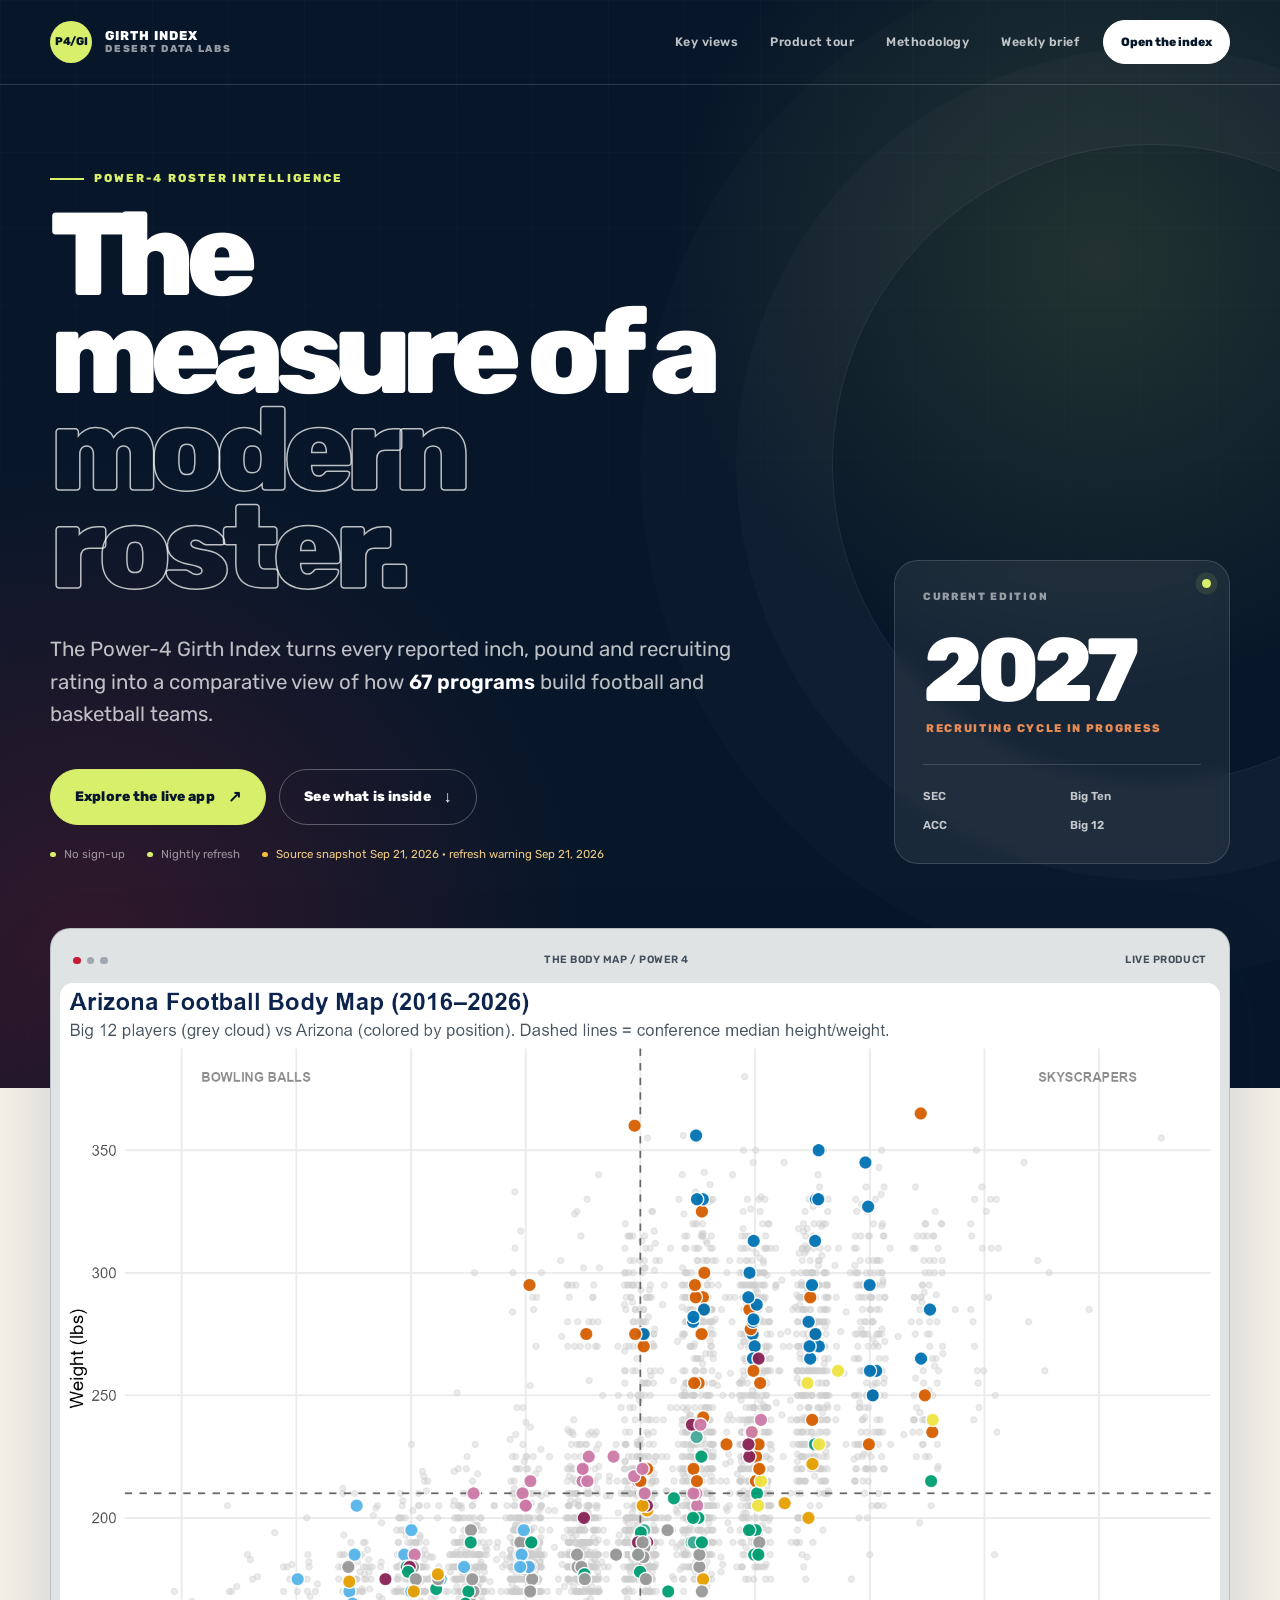
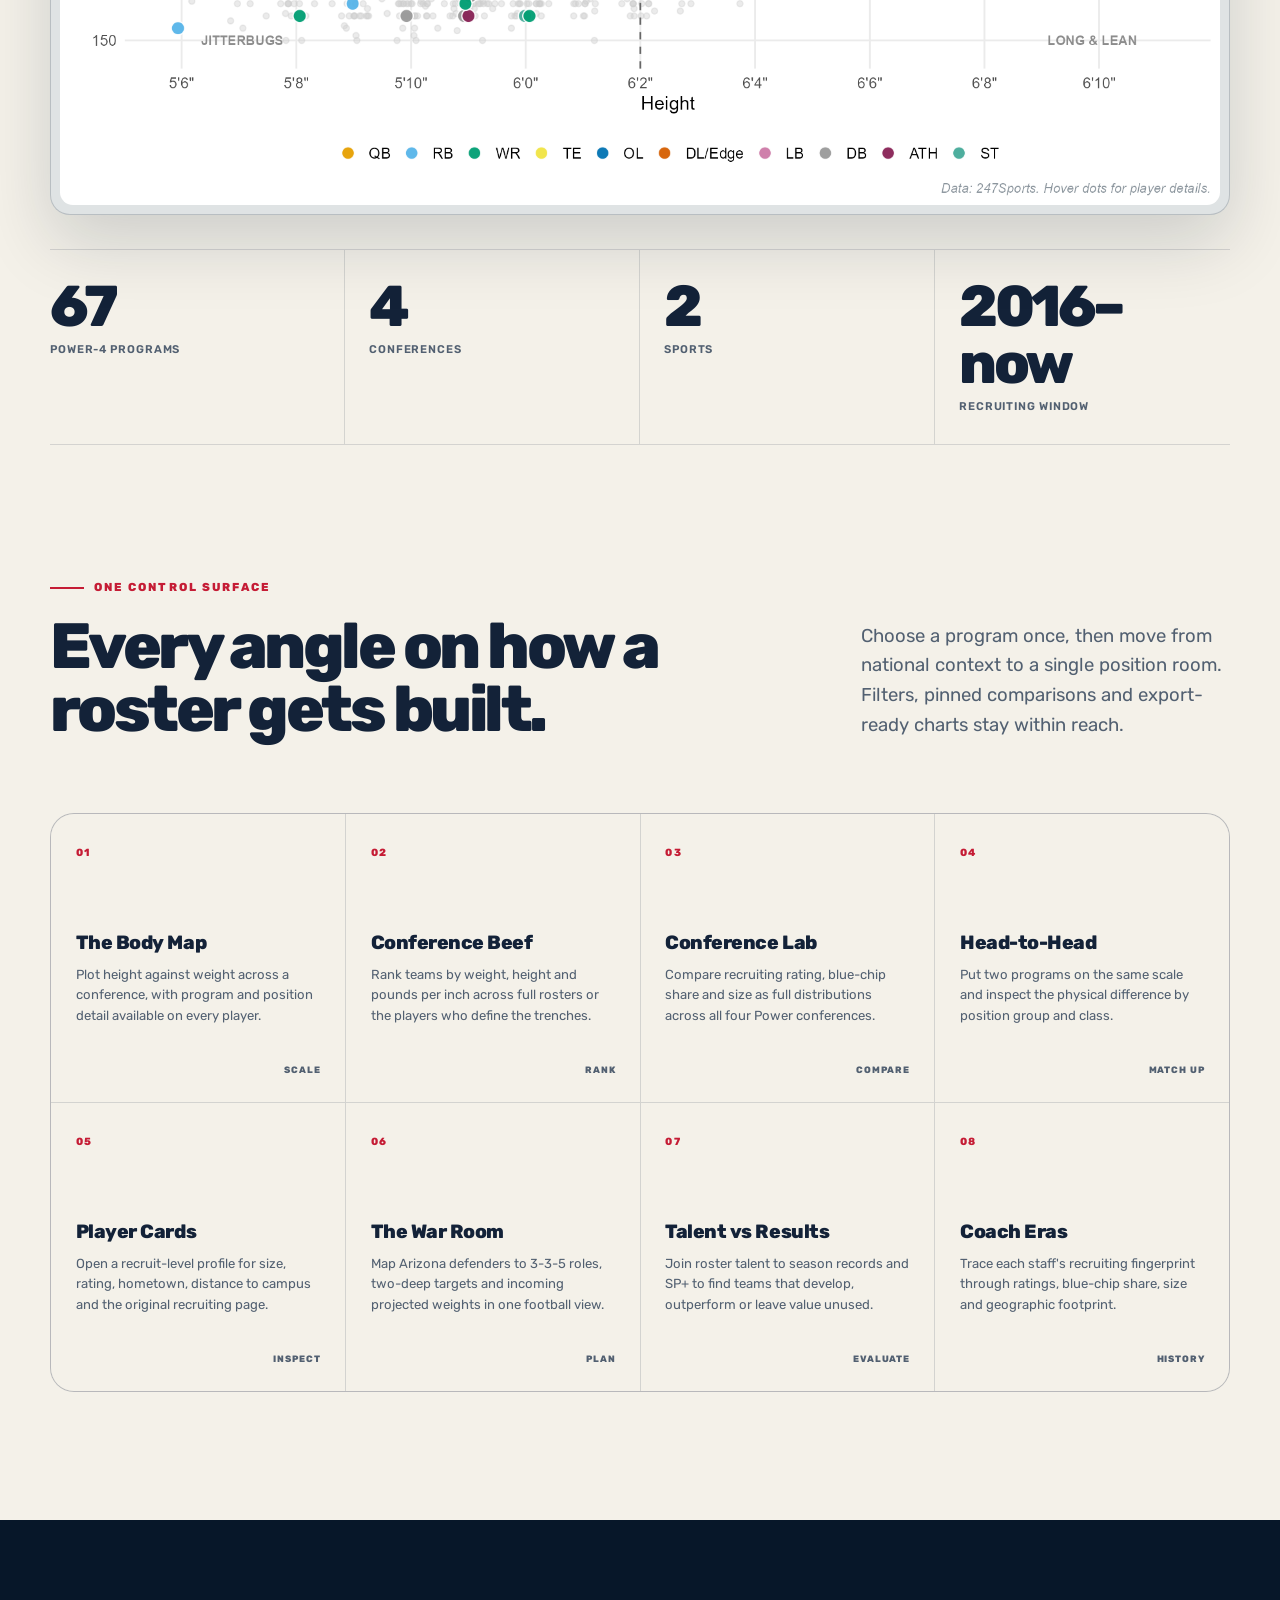
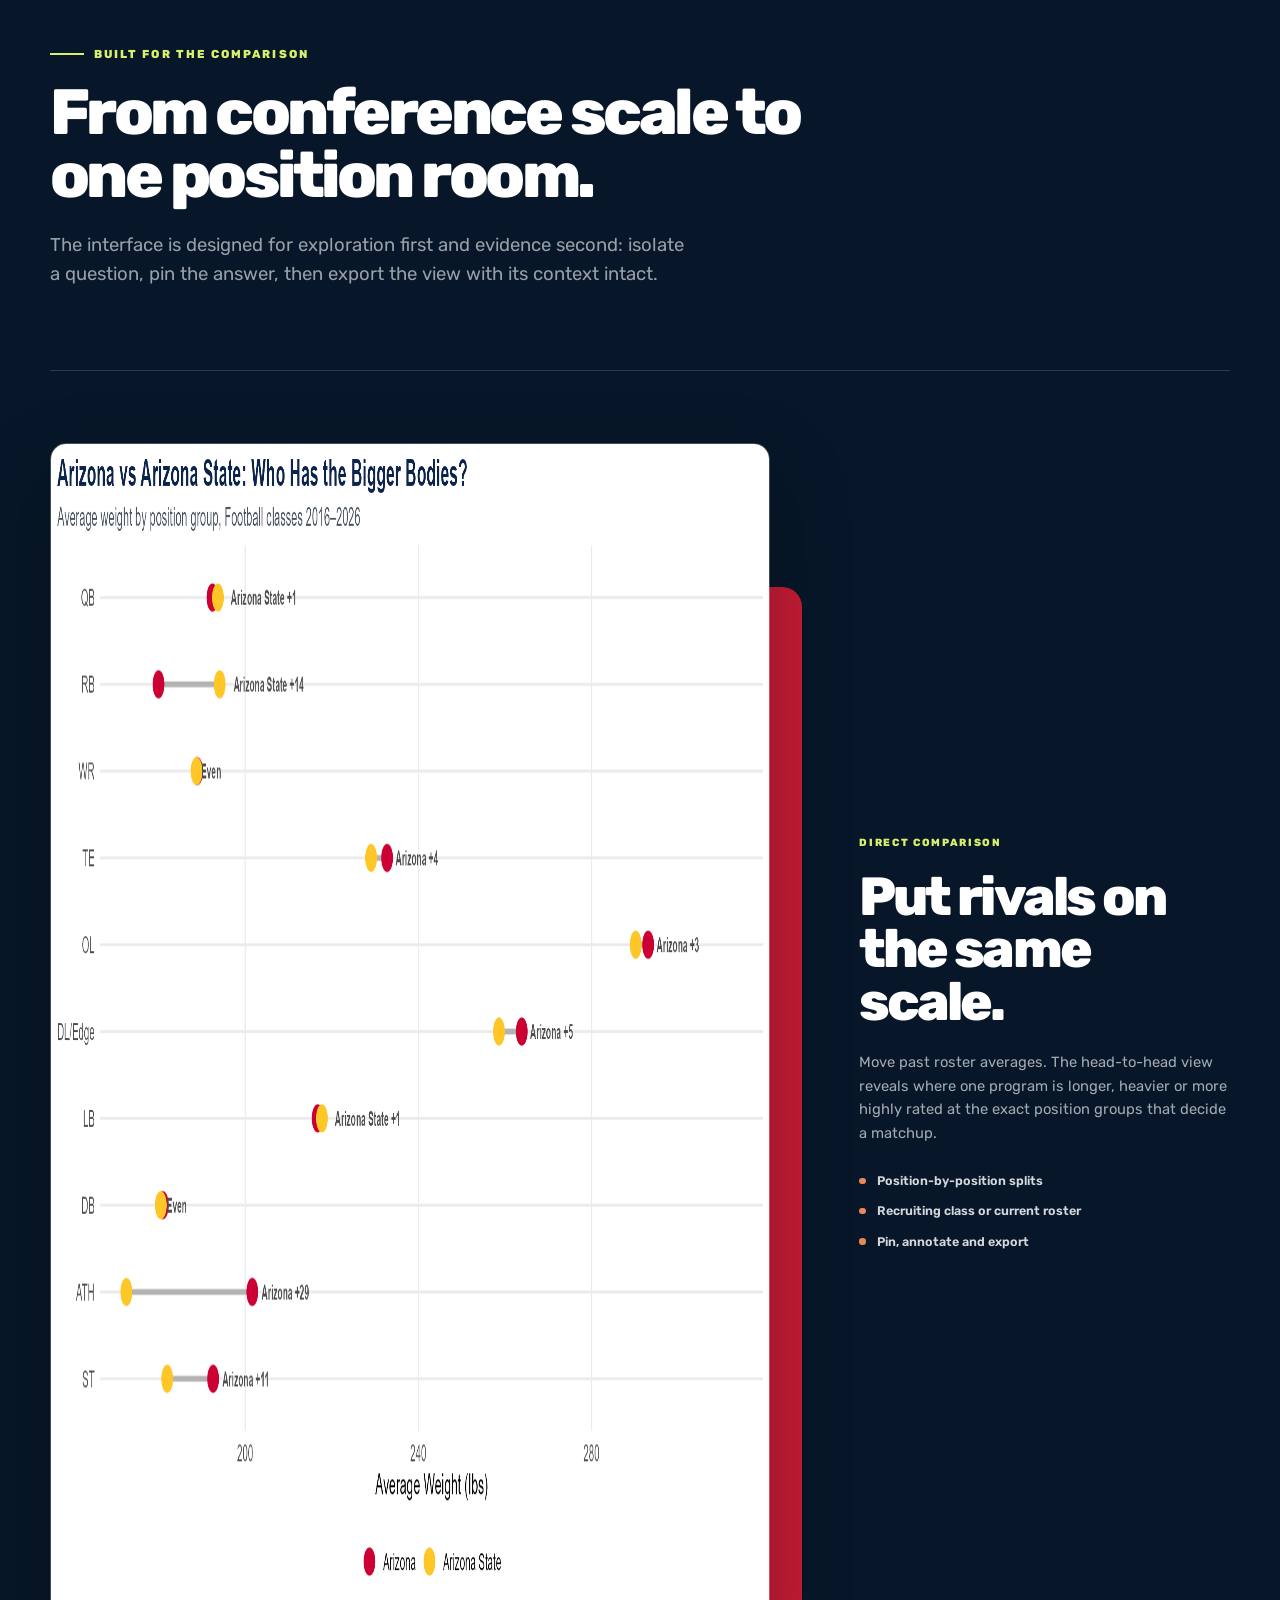
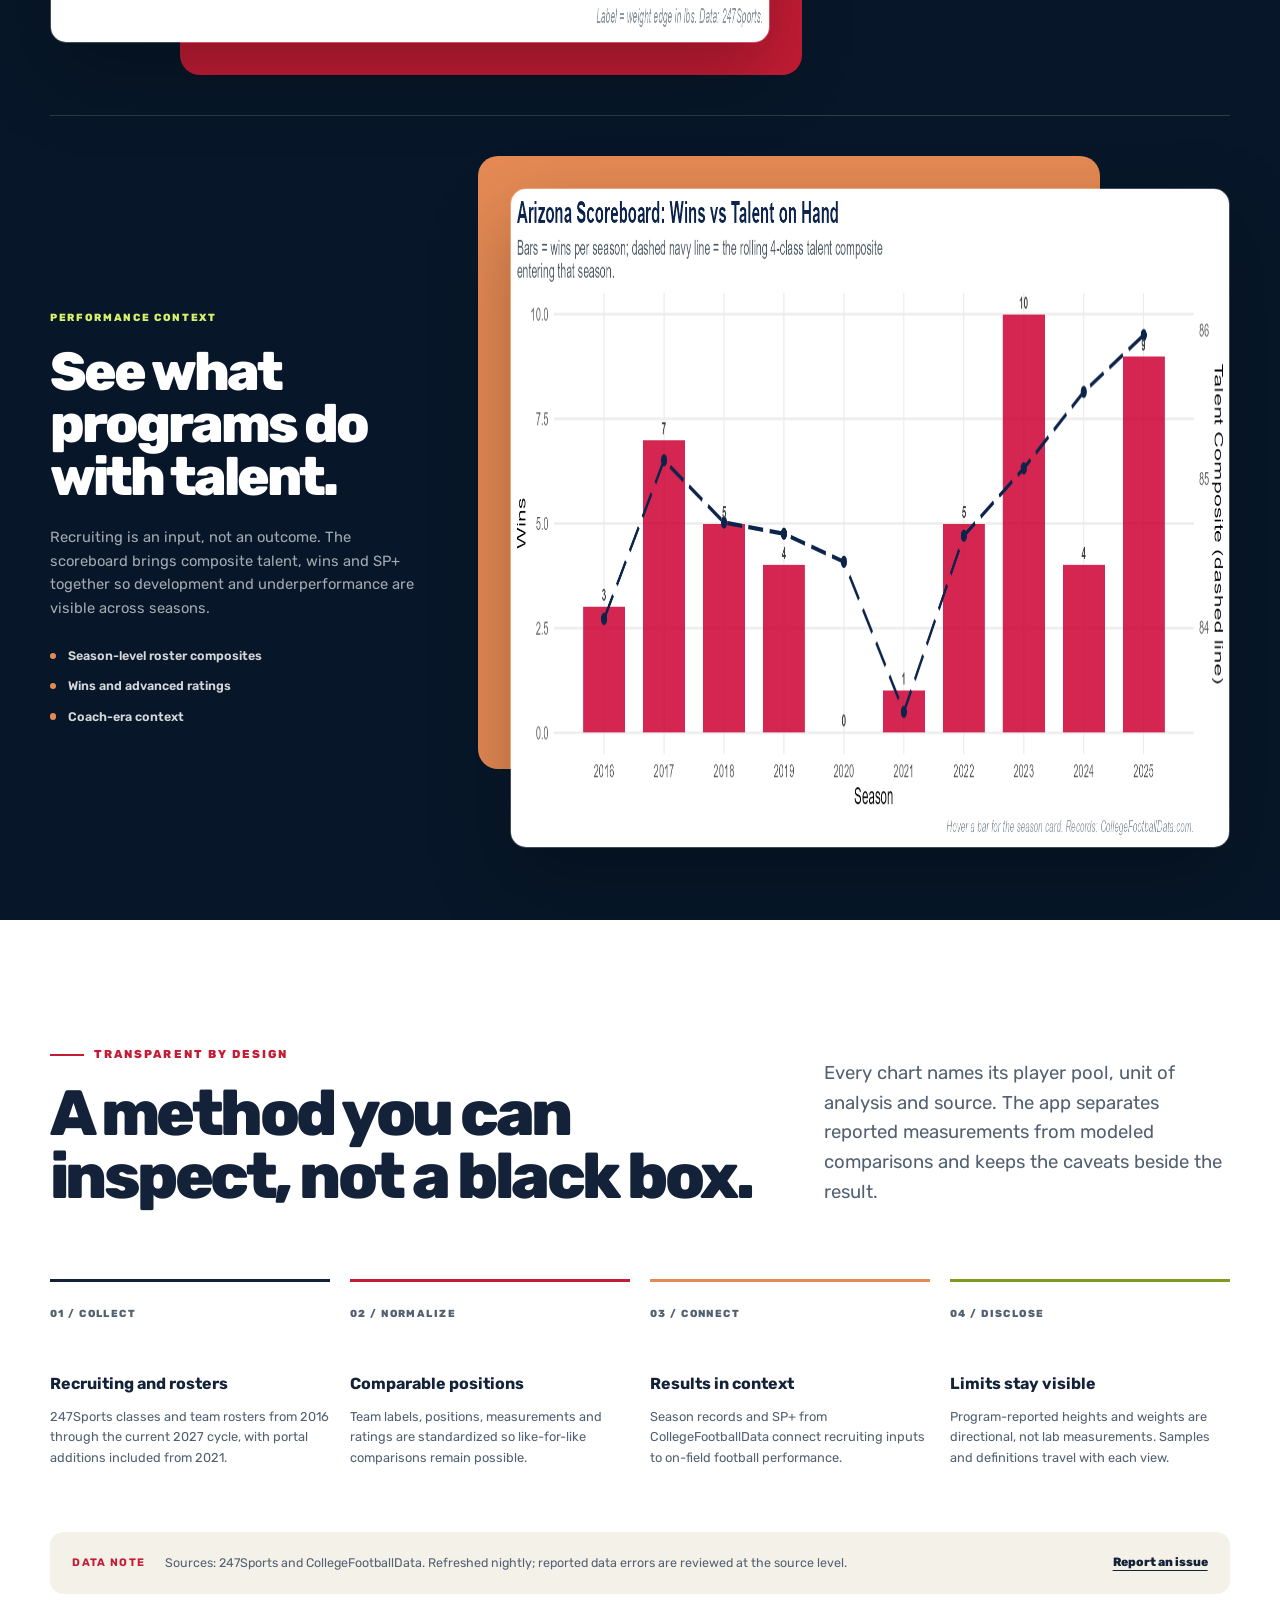
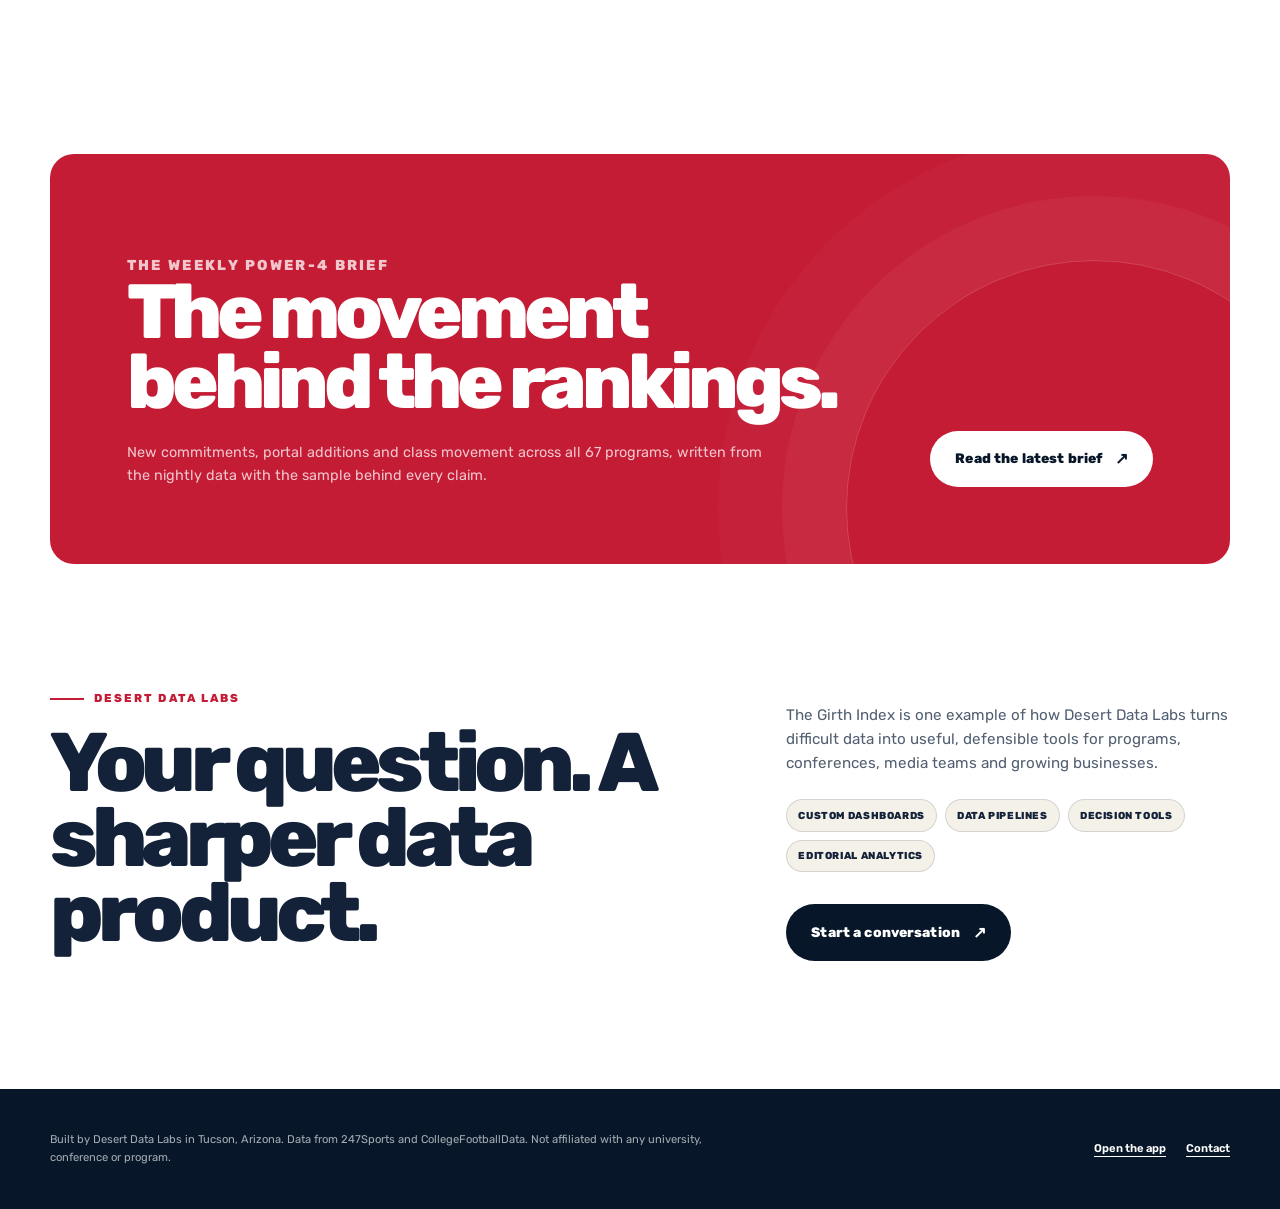
<file: docs/index.html>
<!DOCTYPE html>
<html lang="en">
<head>
  <meta charset="utf-8">
  <meta name="viewport" content="width=device-width, initial-scale=1">
  <meta name="theme-color" content="#071729">

  <title>Power-4 Girth Index | Recruiting Size Intelligence</title>
  <meta name="description" content="Recruiting size intelligence for all 67 Power-4 programs. Explore football and basketball roster construction across the SEC, Big Ten, ACC and Big 12 from 2016 through the current 2027 cycle.">

  <meta property="og:type" content="website">
  <meta property="og:title" content="Power-4 Girth Index">
  <meta property="og:description" content="How 67 Power-4 programs build football and basketball rosters, measured in inches, pounds and recruiting talent. 2016-current, refreshed nightly.">
  <meta property="og:url" content="https://girthindex.desertdatalab.com/">
  <meta property="og:image" content="https://girthindex.desertdatalab.com/assets/og.png">
  <meta name="twitter:card" content="summary_large_image">
  <meta name="twitter:title" content="Power-4 Girth Index">
  <meta name="twitter:description" content="Recruiting size intelligence across 67 programs, four conferences and two sports.">
  <meta name="twitter:image" content="https://girthindex.desertdatalab.com/assets/og.png">

  <link rel="preconnect" href="https://fonts.googleapis.com">
  <link rel="preconnect" href="https://fonts.gstatic.com" crossorigin>
  <link href="https://fonts.googleapis.com/css2?family=Rubik:wght@400;600;800&display=swap" rel="stylesheet">
  <link rel="icon" href="assets/ua.png">

  <style>
    :root {
      --night: #071729;
      --night-soft: #0d2440;
      --ink: #132238;
      --ink-soft: #526071;
      --paper: #f4f1e9;
      --white: #ffffff;
      --line: rgba(19, 34, 56, 0.14);
      --line-dark: rgba(255, 255, 255, 0.15);
      --cardinal: #c51c35;
      --copper: #e58a54;
      --sand: #f0d6a5;
      --acid: #d8ef6b;
      --shadow: 0 28px 70px rgba(7, 23, 41, 0.16);
      --radius: 1.5rem;
      --shell: 1180px;
    }

    *, *::before, *::after { box-sizing: border-box; }

    html {
      scroll-behavior: smooth;
      scroll-padding-top: 6rem;
    }

    body {
      margin: 0;
      color: var(--ink);
      background: var(--paper);
      font-family: "Rubik", "Helvetica Neue", Arial, sans-serif;
      line-height: 1.6;
      text-rendering: optimizeLegibility;
      -webkit-font-smoothing: antialiased;
    }

    ::selection { color: var(--night); background: var(--acid); }
    img { display: block; max-width: 100%; }
    a { color: inherit; }

    a:focus-visible, button:focus-visible {
      outline: 3px solid var(--acid);
      outline-offset: 4px;
    }

    .skip-link {
      position: fixed;
      z-index: 100;
      top: .75rem;
      left: .75rem;
      padding: .75rem 1rem;
      color: var(--night);
      background: var(--acid);
      border-radius: .5rem;
      font-weight: 800;
      transform: translateY(-160%);
      transition: transform 160ms ease;
    }

    .skip-link:focus { transform: translateY(0); }

    .shell {
      width: min(calc(100% - 2.5rem), var(--shell));
      margin-inline: auto;
    }

    .eyebrow {
      display: flex;
      align-items: center;
      gap: .65rem;
      margin: 0 0 1.25rem;
      color: var(--cardinal);
      font-size: .72rem;
      font-weight: 800;
      letter-spacing: .18em;
      line-height: 1.2;
      text-transform: uppercase;
    }

    .eyebrow::before {
      width: 2.1rem;
      height: 2px;
      background: currentColor;
      content: "";
    }

    .eyebrow--light { color: var(--acid); }

    .section-heading {
      max-width: 800px;
      margin: 0;
      font-size: clamp(2.25rem, 5vw, 4.75rem);
      font-weight: 800;
      letter-spacing: -.055em;
      line-height: .98;
    }

    .section-intro {
      max-width: 640px;
      margin: 1.5rem 0 0;
      color: var(--ink-soft);
      font-size: clamp(1rem, 1.6vw, 1.16rem);
    }

    .site-header {
      position: absolute;
      z-index: 20;
      inset: 0 0 auto;
      color: var(--white);
      border-bottom: 1px solid var(--line-dark);
    }

    .nav {
      display: flex;
      align-items: center;
      justify-content: space-between;
      min-height: 5.25rem;
      gap: 1.5rem;
    }

    .brand {
      display: inline-flex;
      align-items: center;
      gap: .8rem;
      min-width: max-content;
      color: var(--white);
      text-decoration: none;
    }

    .brand-mark {
      display: grid;
      width: 2.65rem;
      height: 2.65rem;
      place-items: center;
      color: var(--night);
      background: var(--acid);
      border-radius: 50%;
      font-size: .7rem;
      font-weight: 800;
      letter-spacing: -.04em;
    }

    .brand-copy {
      display: grid;
      font-size: .8rem;
      font-weight: 800;
      letter-spacing: .08em;
      line-height: 1.15;
      text-transform: uppercase;
    }

    .brand-copy span:last-child {
      color: rgba(255,255,255,.57);
      font-size: .63rem;
      letter-spacing: .17em;
    }

    .nav-links {
      display: flex;
      align-items: center;
      gap: clamp(1rem, 2.5vw, 2rem);
      margin-left: auto;
    }

    .nav-links a {
      color: rgba(255,255,255,.73);
      font-size: .77rem;
      font-weight: 600;
      letter-spacing: .04em;
      text-decoration: none;
      transition: color 160ms ease;
    }

    .nav-links a:hover { color: var(--white); }

    .nav-launch {
      display: inline-flex;
      min-height: 2.75rem;
      align-items: center;
      justify-content: center;
      padding: .7rem 1.05rem;
      color: var(--night);
      background: var(--white);
      border: 1px solid var(--white);
      border-radius: 999px;
      font-size: .75rem;
      font-weight: 800;
      line-height: 1;
      text-decoration: none;
      transition: color 160ms ease, background 160ms ease, transform 160ms ease;
    }

    .nav-launch:hover {
      color: var(--white);
      background: transparent;
      transform: translateY(-2px);
    }

    .hero {
      position: relative;
      overflow: hidden;
      padding: 10.75rem 0 14rem;
      color: var(--white);
      background:
        radial-gradient(circle at 86% 24%, rgba(216,239,107,.13), transparent 27rem),
        radial-gradient(circle at 7% 88%, rgba(197,28,53,.23), transparent 31rem),
        var(--night);
    }

    .hero::before {
      position: absolute;
      inset: 0;
      opacity: .32;
      background-image:
        linear-gradient(rgba(255,255,255,.055) 1px, transparent 1px),
        linear-gradient(90deg, rgba(255,255,255,.055) 1px, transparent 1px);
      background-size: 4.75rem 4.75rem;
      mask-image: linear-gradient(to bottom, black, transparent 86%);
      content: "";
      pointer-events: none;
    }

    .hero::after {
      position: absolute;
      top: 9rem;
      right: -12rem;
      width: 40rem;
      height: 40rem;
      border: 1px solid rgba(255,255,255,.09);
      border-radius: 50%;
      box-shadow: 0 0 0 6rem rgba(255,255,255,.018), 0 0 0 12rem rgba(255,255,255,.012);
      content: "";
      pointer-events: none;
    }

    .hero-grid {
      position: relative;
      z-index: 1;
      display: grid;
      grid-template-columns: minmax(0, 1.5fr) minmax(260px, .68fr);
      align-items: end;
      gap: clamp(3rem, 8vw, 8rem);
    }

    .hero .eyebrow { color: var(--acid); }

    .hero h1 {
      max-width: 850px;
      margin: 0;
      font-size: clamp(4rem, 9.2vw, 8.75rem);
      font-weight: 800;
      letter-spacing: -.075em;
      line-height: .83;
      text-wrap: balance;
    }

    .hero h1 em {
      display: block;
      color: transparent;
      -webkit-text-stroke: 1.5px rgba(255,255,255,.73);
      font-style: normal;
    }

    .hero-copy {
      max-width: 720px;
      margin: 2.25rem 0 0;
      color: rgba(255,255,255,.73);
      font-size: clamp(1.06rem, 1.65vw, 1.28rem);
    }

    .hero-copy strong { color: var(--white); font-weight: 600; }

    .hero-actions {
      display: flex;
      flex-wrap: wrap;
      align-items: center;
      gap: .85rem;
      margin-top: 2.35rem;
    }

    .button {
      display: inline-flex;
      min-height: 3.55rem;
      align-items: center;
      justify-content: center;
      gap: .8rem;
      padding: .95rem 1.5rem;
      border: 1px solid transparent;
      border-radius: 999px;
      font-size: .86rem;
      font-weight: 800;
      letter-spacing: .01em;
      line-height: 1;
      text-decoration: none;
      transition: color 180ms ease, background 180ms ease, border-color 180ms ease, transform 180ms ease;
    }

    .button::after { font-size: 1rem; content: "\2197"; }
    .button:hover { transform: translateY(-3px); }

    .button--primary {
      color: var(--night);
      background: var(--acid);
      border-color: var(--acid);
    }

    .button--primary:hover { background: #e5f58d; border-color: #e5f58d; }

    .button--ghost {
      color: var(--white);
      background: transparent;
      border-color: rgba(255,255,255,.3);
    }

    .button--ghost::after { content: "\2193"; }
    .button--ghost:hover { border-color: var(--white); }

    .hero-note {
      display: flex;
      flex-wrap: wrap;
      gap: .55rem 1.4rem;
      margin-top: 1.25rem;
      color: rgba(255,255,255,.53);
      font-size: .72rem;
    }

    .hero-note span {
      display: inline-flex;
      align-items: center;
      gap: .5rem;
    }

    .hero-note span::before {
      width: .35rem;
      height: .35rem;
      background: var(--acid);
      border-radius: 50%;
      content: "";
    }

    .hero-note .freshness--warning { color: rgba(255, 218, 139, .92); }
    .hero-note .freshness--warning::before { background: #F4B942; }
    .hero-note .freshness--failed { color: rgba(255, 202, 207, .96); }
    .hero-note .freshness--failed::before {
      background: #FF6675;
      box-shadow: 0 0 0 3px rgba(255, 102, 117, .17);
    }

    .edition-card {
      position: relative;
      padding: 1.75rem;
      background: rgba(255,255,255,.065);
      border: 1px solid var(--line-dark);
      border-radius: var(--radius);
      backdrop-filter: blur(8px);
    }

    .edition-card::before {
      position: absolute;
      top: 1.15rem;
      right: 1.15rem;
      width: .55rem;
      height: .55rem;
      background: var(--acid);
      border-radius: 50%;
      box-shadow: 0 0 0 .4rem rgba(216,239,107,.1);
      content: "";
    }

    .edition-label {
      margin: 0;
      color: rgba(255,255,255,.54);
      font-size: .66rem;
      font-weight: 800;
      letter-spacing: .16em;
      text-transform: uppercase;
    }

    .edition-cycle {
      margin: 1.65rem 0 0;
      font-size: clamp(3.8rem, 7vw, 6.8rem);
      font-weight: 800;
      letter-spacing: -.08em;
      line-height: .85;
    }

    .edition-cycle span {
      display: block;
      margin: .85rem 0 0 .2rem;
      color: var(--copper);
      font-size: .7rem;
      letter-spacing: .15em;
      line-height: 1.2;
      text-transform: uppercase;
    }

    .conference-list {
      display: grid;
      grid-template-columns: 1fr 1fr;
      gap: .7rem 1rem;
      margin: 1.8rem 0 0;
      padding: 1.35rem 0 0;
      border-top: 1px solid var(--line-dark);
      color: rgba(255,255,255,.74);
      font-size: .72rem;
      font-weight: 600;
    }

    .product-frame-wrap {
      position: relative;
      z-index: 3;
      margin-top: -10rem;
    }

    .product-frame {
      overflow: hidden;
      padding: .55rem;
      background: #dfe3e4;
      border: 1px solid rgba(7,23,41,.18);
      border-radius: 1.25rem;
      box-shadow: var(--shadow);
    }

    .frame-bar {
      display: flex;
      min-height: 2.85rem;
      align-items: center;
      justify-content: space-between;
      gap: 1rem;
      padding: 0 .85rem;
      color: #42505d;
      font-size: .66rem;
      font-weight: 600;
      letter-spacing: .05em;
      text-transform: uppercase;
    }

    .frame-dots { display: flex; gap: .35rem; }

    .frame-dots i {
      width: .48rem;
      height: .48rem;
      background: #9ea7ad;
      border-radius: 50%;
    }

    .frame-dots i:first-child { background: var(--cardinal); }

    .product-frame img {
      width: 100%;
      height: auto;
      background: var(--white);
      border-radius: .8rem;
    }

    .proof { padding: 2.1rem 0 7.5rem; }

    .proof-list {
      display: grid;
      grid-template-columns: repeat(4, 1fr);
      margin: 0;
      padding: 0;
      border-top: 1px solid var(--line);
      border-bottom: 1px solid var(--line);
    }

    .proof-item {
      padding: 1.75rem 1.5rem;
      border-right: 1px solid var(--line);
    }

    .proof-item:first-child { padding-left: 0; }
    .proof-item:last-child { border-right: 0; }

    .proof-item dt {
      margin-top: .35rem;
      color: var(--ink-soft);
      font-size: .7rem;
      font-weight: 600;
      letter-spacing: .08em;
      text-transform: uppercase;
    }

    .proof-item dd {
      margin: 0;
      color: var(--ink);
      font-size: clamp(2rem, 4.5vw, 3.75rem);
      font-weight: 800;
      letter-spacing: -.06em;
      line-height: 1;
    }

    .views { padding: 1rem 0 8rem; }

    .views-header {
      display: grid;
      grid-template-columns: minmax(0, 1.2fr) minmax(260px, .58fr);
      align-items: end;
      gap: 3rem;
    }

    .views-header .section-intro { margin: 0; }

    .view-grid {
      display: grid;
      grid-template-columns: repeat(4, minmax(0, 1fr));
      gap: 1px;
      margin-top: 4.5rem;
      overflow: hidden;
      background: var(--line);
      border: 1px solid var(--line);
      border-radius: var(--radius);
    }

    .view-card {
      position: relative;
      min-height: 18rem;
      padding: 1.55rem;
      background: var(--paper);
      transition: color 220ms ease, background 220ms ease;
    }

    .view-card:hover { color: var(--white); background: var(--night-soft); }

    .view-number {
      color: var(--cardinal);
      font-size: .65rem;
      font-weight: 800;
      letter-spacing: .12em;
    }

    .view-card:hover .view-number { color: var(--acid); }

    .view-card h3 {
      margin: 4.25rem 0 .75rem;
      font-size: 1.2rem;
      font-weight: 800;
      letter-spacing: -.025em;
      line-height: 1.1;
    }

    .view-card p {
      margin: 0;
      color: var(--ink-soft);
      font-size: .82rem;
      line-height: 1.55;
      transition: color 220ms ease;
    }

    .view-card:hover p { color: rgba(255,255,255,.67); }

    .view-tag {
      position: absolute;
      right: 1.5rem;
      bottom: 1.5rem;
      color: var(--ink-soft);
      font-size: .58rem;
      font-weight: 800;
      letter-spacing: .1em;
      text-transform: uppercase;
    }

    .view-card:hover .view-tag { color: var(--copper); }

    .tour {
      overflow: hidden;
      color: var(--white);
      background: var(--night);
    }

    .tour-intro { padding: 8rem 0 5rem; }
    .tour-intro .section-intro { color: rgba(255,255,255,.59); }

    .tour-row {
      display: grid;
      grid-template-columns: minmax(0, 1.32fr) minmax(280px, .68fr);
      align-items: center;
      gap: clamp(2.5rem, 7vw, 7rem);
      padding: 4.5rem 0;
      border-top: 1px solid var(--line-dark);
    }

    .tour-row--reverse { grid-template-columns: minmax(280px, .68fr) minmax(0, 1.32fr); }
    .tour-row--reverse .tour-media { grid-column: 2; grid-row: 1; }
    .tour-row--reverse .tour-copy { grid-column: 1; grid-row: 1; }
    .tour-media { position: relative; }

    .tour-media::before {
      position: absolute;
      z-index: 0;
      inset: 12% -2rem -2rem 18%;
      background: var(--cardinal);
      border-radius: 1.25rem;
      content: "";
    }

    .tour-row--reverse .tour-media::before {
      inset: -2rem 18% 12% -2rem;
      background: var(--copper);
    }

    .tour-media img {
      position: relative;
      z-index: 1;
      width: 100%;
      border: 1px solid rgba(255,255,255,.23);
      border-radius: 1rem;
      box-shadow: 0 2rem 5rem rgba(0,0,0,.28);
    }

    .tour-kicker {
      display: block;
      margin-bottom: 1.2rem;
      color: var(--acid);
      font-size: .65rem;
      font-weight: 800;
      letter-spacing: .16em;
      text-transform: uppercase;
    }

    .tour-copy h3 {
      max-width: 420px;
      margin: 0;
      font-size: clamp(2rem, 4.2vw, 4.25rem);
      font-weight: 800;
      letter-spacing: -.055em;
      line-height: .98;
    }

    .tour-copy p {
      max-width: 420px;
      margin: 1.4rem 0 0;
      color: rgba(255,255,255,.63);
      font-size: .92rem;
    }

    .tour-copy ul {
      display: grid;
      gap: .65rem;
      margin: 1.6rem 0 0;
      padding: 0;
      list-style: none;
    }

    .tour-copy li {
      display: flex;
      align-items: center;
      gap: .7rem;
      color: rgba(255,255,255,.83);
      font-size: .78rem;
      font-weight: 600;
    }

    .tour-copy li::before {
      width: .4rem;
      height: .4rem;
      flex: 0 0 auto;
      background: var(--copper);
      border-radius: 50%;
      content: "";
    }

    .methods { padding: 8rem 0; background: var(--white); }

    .methods-heading {
      display: grid;
      grid-template-columns: minmax(0, 1fr) minmax(280px, .56fr);
      align-items: end;
      gap: 3rem;
    }

    .methods-heading .section-intro { margin: 0; }

    .method-grid {
      display: grid;
      grid-template-columns: repeat(4, 1fr);
      gap: 1.25rem;
      margin-top: 4.5rem;
    }

    .method-card { padding-top: 1.5rem; border-top: 3px solid var(--ink); }
    .method-card:nth-child(2) { border-color: var(--cardinal); }
    .method-card:nth-child(3) { border-color: var(--copper); }
    .method-card:nth-child(4) { border-color: #7f9c22; }

    .method-card span {
      display: block;
      margin-bottom: 3rem;
      color: var(--ink-soft);
      font-size: .64rem;
      font-weight: 800;
      letter-spacing: .14em;
    }

    .method-card h3 { margin: 0 0 .65rem; font-size: 1rem; }
    .method-card p { margin: 0; color: var(--ink-soft); font-size: .8rem; }

    .source-note {
      display: grid;
      grid-template-columns: auto 1fr auto;
      align-items: center;
      gap: 1.25rem;
      margin-top: 4rem;
      padding: 1.3rem 1.4rem;
      background: var(--paper);
      border-radius: .85rem;
    }

    .source-note strong {
      color: var(--cardinal);
      font-size: .68rem;
      letter-spacing: .12em;
      text-transform: uppercase;
    }

    .source-note p { margin: 0; color: var(--ink-soft); font-size: .78rem; }

    .text-link {
      color: var(--ink);
      font-size: .75rem;
      font-weight: 800;
      text-underline-offset: .25rem;
    }

    .text-link:hover { color: var(--cardinal); }
    .brief { padding: 2rem 0 0; background: var(--white); }

    .brief-card {
      position: relative;
      display: grid;
      grid-template-columns: minmax(0, 1fr) minmax(220px, .34fr);
      align-items: end;
      gap: 3rem;
      overflow: hidden;
      padding: clamp(2.5rem, 6vw, 5.25rem);
      color: var(--white);
      background: var(--cardinal);
      border-radius: var(--radius);
    }

    .brief-card::after {
      position: absolute;
      right: -7rem;
      bottom: -12rem;
      width: 31rem;
      height: 31rem;
      border: 1px solid rgba(255,255,255,.18);
      border-radius: 50%;
      box-shadow: 0 0 0 4rem rgba(255,255,255,.04), 0 0 0 8rem rgba(255,255,255,.025);
      content: "";
    }

    .brief-card > * { position: relative; z-index: 1; }

    .brief-kicker {
      margin: 0 0 1.2rem;
      color: var(--sand);
      font-size: .66rem;
      font-weight: 800;
      letter-spacing: .16em;
      text-transform: uppercase;
    }

    .brief-card h2 {
      max-width: 760px;
      margin: 0;
      font-size: clamp(2.6rem, 6vw, 5.75rem);
      font-weight: 800;
      letter-spacing: -.065em;
      line-height: .92;
    }

    .brief-card p {
      max-width: 650px;
      margin: 1.45rem 0 0;
      color: rgba(255,255,255,.75);
      font-size: .9rem;
    }

    .brief-card .button {
      justify-self: end;
      color: var(--night);
      background: var(--white);
    }

    .brief-card .button:hover { background: var(--acid); }
    .studio { padding: 8rem 0; background: var(--white); }

    .studio-grid {
      display: grid;
      grid-template-columns: minmax(0, 1fr) minmax(280px, .7fr);
      gap: clamp(3rem, 8vw, 8rem);
      align-items: start;
    }

    .studio h2 {
      max-width: 760px;
      margin: 0;
      font-size: clamp(2.7rem, 6.5vw, 6.4rem);
      font-weight: 800;
      letter-spacing: -.07em;
      line-height: .9;
    }

    .studio-copy { padding-top: .65rem; }
    .studio-copy p { margin: 0; color: var(--ink-soft); font-size: .95rem; }

    .studio-services {
      display: flex;
      flex-wrap: wrap;
      gap: .5rem;
      margin: 1.5rem 0 2rem;
    }

    .studio-services span {
      padding: .45rem .7rem;
      color: var(--ink);
      background: var(--paper);
      border: 1px solid var(--line);
      border-radius: 999px;
      font-size: .63rem;
      font-weight: 800;
      letter-spacing: .06em;
      text-transform: uppercase;
    }

    .studio .button { color: var(--white); background: var(--night); }
    .studio .button:hover { background: var(--cardinal); }
    .site-footer { color: rgba(255,255,255,.64); background: var(--night); }

    .footer-grid {
      display: grid;
      grid-template-columns: 1fr auto;
      align-items: center;
      gap: 2rem;
      min-height: 7.5rem;
      font-size: .7rem;
    }

    .footer-grid p { max-width: 700px; margin: 0; }
    .footer-links { display: flex; gap: 1.25rem; }

    .footer-links a {
      color: var(--white);
      font-weight: 600;
      text-underline-offset: .25rem;
    }

    .footer-links a:hover { color: var(--acid); }

    @media (max-width: 980px) {
      .hero { padding-bottom: 12rem; }
      .hero-grid, .views-header, .methods-heading, .studio-grid { grid-template-columns: 1fr; }
      .hero-grid { align-items: start; gap: 3.25rem; }
      .edition-card { max-width: 34rem; }
      .views-header .section-intro, .methods-heading .section-intro { margin-top: 0; }
      .view-grid { grid-template-columns: repeat(2, 1fr); }
      .tour-row, .tour-row--reverse { grid-template-columns: 1fr; }
      .tour-row--reverse .tour-media, .tour-row--reverse .tour-copy { grid-column: auto; grid-row: auto; }
      .tour-row--reverse .tour-media { order: 1; }
      .tour-row--reverse .tour-copy { order: 2; }
      .tour-media { width: min(100%, 760px); }
      .method-grid { grid-template-columns: repeat(2, 1fr); gap: 2.5rem 1.25rem; }
      .brief-card { grid-template-columns: 1fr; }
      .brief-card .button { justify-self: start; }
      .studio-copy { max-width: 580px; }
    }

    @media (max-width: 760px) {
      .shell { width: min(calc(100% - 1.5rem), var(--shell)); }
      .nav { min-height: 4.75rem; }
      .nav-links { display: none; }
      .brand-copy span:last-child { display: none; }
      .hero { padding: 8.75rem 0 10rem; }
      .hero h1 { font-size: clamp(3.65rem, 17vw, 6.8rem); }
      .hero h1 em { -webkit-text-stroke-width: 1px; }
      .product-frame-wrap { margin-top: -7rem; }
      .frame-bar span:nth-child(2) { display: none; }
      .proof { padding-bottom: 5.75rem; }
      .proof-list { grid-template-columns: repeat(2, 1fr); }
      .proof-item { min-width: 0; padding: 1.35rem 1rem; }
      .proof-item:first-child { padding-left: 1rem; }
      .proof-item:nth-child(2) { border-right: 0; }
      .proof-item:nth-child(-n + 2) { border-bottom: 1px solid var(--line); }
      .proof-item dt { font-size: .6rem; }
      .views, .methods, .studio { padding: 5.75rem 0; }
      .tour-intro { padding: 5.75rem 0 3rem; }
      .tour-row { padding: 3.5rem 0; }
      .source-note { grid-template-columns: 1fr; gap: .65rem; }
      .footer-grid { grid-template-columns: 1fr; gap: 1rem; padding: 2rem 0; }
    }

    @media (max-width: 540px) {
      .nav-launch { min-height: 2.55rem; padding-inline: .85rem; }
      .hero-actions { align-items: stretch; flex-direction: column; }
      .hero-actions .button { width: 100%; }
      .edition-card { padding: 1.4rem; }
      .product-frame { margin-inline: -.25rem; padding: .35rem; border-radius: .9rem; }
      .frame-bar { min-height: 2.35rem; }
      .product-frame img { border-radius: .58rem; }
      .view-grid, .method-grid { grid-template-columns: 1fr; }
      .view-card { min-height: 15.5rem; }
      .view-card h3 { margin-top: 3rem; }
      .tour-media::before, .tour-row--reverse .tour-media::before { inset: 1rem -.4rem -.85rem 12%; }
      .method-card span { margin-bottom: 1.7rem; }
      .brief { padding-top: .75rem; }
      .brief-card { padding: 2.15rem 1.5rem; border-radius: 1.15rem; }
      .brief-card .button, .studio .button { width: 100%; }
      .footer-links { flex-direction: column; gap: .55rem; }
    }

    @media (prefers-reduced-motion: reduce) {
      html { scroll-behavior: auto; }
      *, *::before, *::after {
        scroll-behavior: auto !important;
        transition-duration: .01ms !important;
      }
    }
  </style>
</head>

<body>
  <a class="skip-link" href="#main">Skip to main content</a>

  <header class="site-header">
    <nav class="nav shell" aria-label="Primary navigation">
      <a class="brand" href="#top" aria-label="Power-4 Girth Index home">
        <span class="brand-mark" aria-hidden="true">P4/GI</span>
        <span class="brand-copy">
          <span>Girth Index</span>
          <span>Desert Data Labs</span>
        </span>
      </a>

      <div class="nav-links">
        <a href="#views">Key views</a>
        <a href="#tour">Product tour</a>
        <a href="#methodology">Methodology</a>
        <a href="brief/">Weekly brief</a>
      </div>

      <a class="nav-launch" href="https://t-lama.shinyapps.io/Big-12-Talent-Pathways/">Open the index</a>
    </nav>
  </header>

  <main id="main">
    <section class="hero" id="top" aria-labelledby="hero-title">
      <div class="hero-grid shell">
        <div>
          <p class="eyebrow">Power-4 roster intelligence</p>
          <h1 id="hero-title">The measure of a <em>modern roster.</em></h1>
          <p class="hero-copy">The Power-4 Girth Index turns every reported inch, pound and recruiting rating into a comparative view of how <strong>67 programs</strong> build football and basketball teams.</p>

          <div class="hero-actions">
            <a class="button button--primary" id="launch" href="https://t-lama.shinyapps.io/Big-12-Talent-Pathways/">Explore the live app</a>
            <a class="button button--ghost" href="#views">See what is inside</a>
          </div>

          <div class="hero-note" aria-label="Product details">
            <span>No sign-up</span>
            <span>Nightly refresh</span>
            <span id="freshness" aria-live="polite" hidden></span>
          </div>
        </div>

        <aside class="edition-card" aria-label="Current data edition">
          <p class="edition-label">Current edition</p>
          <p class="edition-cycle">2027 <span>Recruiting cycle in progress</span></p>
          <div class="conference-list" aria-label="Conferences covered">
            <span>SEC</span><span>Big Ten</span><span>ACC</span><span>Big 12</span>
          </div>
        </aside>
      </div>
    </section>

    <div class="product-frame-wrap shell" aria-label="Power-4 Girth Index product preview">
      <div class="product-frame">
        <div class="frame-bar" aria-hidden="true">
          <span class="frame-dots"><i></i><i></i><i></i></span>
          <span>The Body Map / Power 4</span>
          <span>Live product</span>
        </div>
        <img src="assets/bodymap.png" width="1800" height="1275" fetchpriority="high" alt="The Body Map in the Girth Index, plotting Power-4 players by height and weight with position and team controls">
      </div>
    </div>

    <section class="proof" aria-label="Coverage at a glance">
      <div class="shell">
        <dl class="proof-list">
          <div class="proof-item"><dd>67</dd><dt>Power-4 programs</dt></div>
          <div class="proof-item"><dd>4</dd><dt>Conferences</dt></div>
          <div class="proof-item"><dd>2</dd><dt>Sports</dt></div>
          <div class="proof-item"><dd>2016&ndash;now</dd><dt>Recruiting window</dt></div>
        </dl>
      </div>
    </section>

    <section class="views" id="views" aria-labelledby="views-title">
      <div class="shell">
        <div class="views-header">
          <div>
            <p class="eyebrow">One control surface</p>
            <h2 class="section-heading" id="views-title">Every angle on how a roster gets built.</h2>
          </div>
          <p class="section-intro">Choose a program once, then move from national context to a single position room. Filters, pinned comparisons and export-ready charts stay within reach.</p>
        </div>

        <div class="view-grid">
          <article class="view-card"><span class="view-number">01</span><h3>The Body Map</h3><p>Plot height against weight across a conference, with program and position detail available on every player.</p><span class="view-tag">Scale</span></article>
          <article class="view-card"><span class="view-number">02</span><h3>Conference Beef</h3><p>Rank teams by weight, height and pounds per inch across full rosters or the players who define the trenches.</p><span class="view-tag">Rank</span></article>
          <article class="view-card"><span class="view-number">03</span><h3>Conference Lab</h3><p>Compare recruiting rating, blue-chip share and size as full distributions across all four Power conferences.</p><span class="view-tag">Compare</span></article>
          <article class="view-card"><span class="view-number">04</span><h3>Head-to-Head</h3><p>Put two programs on the same scale and inspect the physical difference by position group and class.</p><span class="view-tag">Match up</span></article>
          <article class="view-card"><span class="view-number">05</span><h3>Player Cards</h3><p>Open a recruit-level profile for size, rating, hometown, distance to campus and the original recruiting page.</p><span class="view-tag">Inspect</span></article>
          <article class="view-card"><span class="view-number">06</span><h3>The War Room</h3><p>Map Arizona defenders to 3-3-5 roles, two-deep targets and incoming projected weights in one football view.</p><span class="view-tag">Plan</span></article>
          <article class="view-card"><span class="view-number">07</span><h3>Talent vs Results</h3><p>Join roster talent to season records and SP+ to find teams that develop, outperform or leave value unused.</p><span class="view-tag">Evaluate</span></article>
          <article class="view-card"><span class="view-number">08</span><h3>Coach Eras</h3><p>Trace each staff's recruiting fingerprint through ratings, blue-chip share, size and geographic footprint.</p><span class="view-tag">History</span></article>
        </div>
      </div>
    </section>

    <section class="tour" id="tour" aria-labelledby="tour-title">
      <div class="tour-intro shell">
        <p class="eyebrow eyebrow--light">Built for the comparison</p>
        <h2 class="section-heading" id="tour-title">From conference scale to one position room.</h2>
        <p class="section-intro">The interface is designed for exploration first and evidence second: isolate a question, pin the answer, then export the view with its context intact.</p>
      </div>

      <div class="shell">
        <article class="tour-row">
          <div class="tour-media">
            <img src="assets/h2h.png" width="1725" height="1200" loading="lazy" alt="Head-to-head Girth Index view comparing Arizona and Arizona State roster size by position group">
          </div>
          <div class="tour-copy">
            <span class="tour-kicker">Direct comparison</span>
            <h3>Put rivals on the same scale.</h3>
            <p>Move past roster averages. The head-to-head view reveals where one program is longer, heavier or more highly rated at the exact position groups that decide a matchup.</p>
            <ul><li>Position-by-position splits</li><li>Recruiting class or current roster</li><li>Pin, annotate and export</li></ul>
          </div>
        </article>

        <article class="tour-row tour-row--reverse">
          <div class="tour-media">
            <img src="assets/scoreboard.png" width="1440" height="660" loading="lazy" alt="Talent versus results scoreboard showing Arizona season wins against roster talent">
          </div>
          <div class="tour-copy">
            <span class="tour-kicker">Performance context</span>
            <h3>See what programs do with talent.</h3>
            <p>Recruiting is an input, not an outcome. The scoreboard brings composite talent, wins and SP+ together so development and underperformance are visible across seasons.</p>
            <ul><li>Season-level roster composites</li><li>Wins and advanced ratings</li><li>Coach-era context</li></ul>
          </div>
        </article>
      </div>
    </section>

    <section class="methods" id="methodology" aria-labelledby="methods-title">
      <div class="shell">
        <div class="methods-heading">
          <div>
            <p class="eyebrow">Transparent by design</p>
            <h2 class="section-heading" id="methods-title">A method you can inspect, not a black box.</h2>
          </div>
          <p class="section-intro">Every chart names its player pool, unit of analysis and source. The app separates reported measurements from modeled comparisons and keeps the caveats beside the result.</p>
        </div>

        <div class="method-grid">
          <article class="method-card"><span>01 / COLLECT</span><h3>Recruiting and rosters</h3><p>247Sports classes and team rosters from 2016 through the current 2027 cycle, with portal additions included from 2021.</p></article>
          <article class="method-card"><span>02 / NORMALIZE</span><h3>Comparable positions</h3><p>Team labels, positions, measurements and ratings are standardized so like-for-like comparisons remain possible.</p></article>
          <article class="method-card"><span>03 / CONNECT</span><h3>Results in context</h3><p>Season records and SP+ from CollegeFootballData connect recruiting inputs to on-field football performance.</p></article>
          <article class="method-card"><span>04 / DISCLOSE</span><h3>Limits stay visible</h3><p>Program-reported heights and weights are directional, not lab measurements. Samples and definitions travel with each view.</p></article>
        </div>

        <div class="source-note">
          <strong>Data note</strong>
          <p>Sources: 247Sports and CollegeFootballData. Refreshed nightly; reported data errors are reviewed at the source level.</p>
          <a class="text-link" href="mailto:desertdatalabs@gmail.com?subject=Girth%20Index%20data%20review">Report an issue</a>
        </div>
      </div>
    </section>

    <section class="brief" aria-labelledby="brief-title">
      <div class="shell">
        <div class="brief-card">
          <div>
            <p class="brief-kicker">The weekly Power-4 brief</p>
            <h2 id="brief-title">The movement behind the rankings.</h2>
            <p>New commitments, portal additions and class movement across all 67 programs, written from the nightly data with the sample behind every claim.</p>
          </div>
          <a class="button" href="brief/">Read the latest brief</a>
        </div>
      </div>
    </section>

    <section class="studio" aria-labelledby="studio-title">
      <div class="studio-grid shell">
        <div>
          <p class="eyebrow">Desert Data Labs</p>
          <h2 id="studio-title">Your question. A sharper data product.</h2>
        </div>
        <div class="studio-copy">
          <p>The Girth Index is one example of how Desert Data Labs turns difficult data into useful, defensible tools for programs, conferences, media teams and growing businesses.</p>
          <div class="studio-services" aria-label="Desert Data Labs services"><span>Custom dashboards</span><span>Data pipelines</span><span>Decision tools</span><span>Editorial analytics</span></div>
          <a class="button" href="mailto:desertdatalabs@gmail.com?subject=Desert%20Data%20Labs%20project">Start a conversation</a>
        </div>
      </div>
    </section>
  </main>

  <footer class="site-footer">
    <div class="footer-grid shell">
      <p>Built by Desert Data Labs in Tucson, Arizona. Data from 247Sports and CollegeFootballData. Not affiliated with any university, conference or program.</p>
      <div class="footer-links">
        <a href="https://t-lama.shinyapps.io/Big-12-Talent-Pathways/">Open the app</a>
        <a href="mailto:desertdatalabs@gmail.com">Contact</a>
      </div>
    </div>
  </footer>

  <script>
    /* Pre-warm the app while the visitor reads this page. */
    fetch(document.getElementById('launch').href, { mode: 'no-cors' })
      .catch(function () {});

    /* Show both the published source snapshot and the latest pipeline result.
       A failed validation must never masquerade as a newly refreshed dataset. */
    fetch('status.json', { cache: 'no-store' })
      .then(function (response) { return response.ok ? response.json() : null; })
      .then(function (status) {
        if (!status || !(status.source_capture || status.updated)) return;
        var element = document.getElementById('freshness');
        if (!element) return;
        var formatDate = function (value) {
          if (!value) return '';
          var date = new Date(value + 'T00:00:00');
          return isNaN(date.getTime()) ? value
            : date.toLocaleDateString('en-US',
                { year: 'numeric', month: 'short', day: 'numeric' });
        };
        var snapshot = formatDate(status.source_capture || status.updated);
        var checked = formatDate(status.pipeline_checked);
        var state = String(status.pipeline_status || '').toLowerCase();
        element.classList.remove('freshness--warning', 'freshness--failed');
        element.removeAttribute('title');
        if (state === 'failed' || state === 'failure' || state === 'error') {
          element.textContent = 'Source snapshot ' + snapshot +
            ' · refresh check failed' + (checked ? ' ' + checked : '');
          element.classList.add('freshness--failed');
        } else if (state === 'degraded') {
          element.textContent = 'Source snapshot ' + snapshot +
            ' · refresh warning' + (checked ? ' ' + checked : '');
          element.classList.add('freshness--warning');
        } else {
          element.textContent = 'Data updated ' + snapshot;
        }
        if (status.pipeline_message) element.title = status.pipeline_message;
        element.setAttribute('aria-label', element.textContent);
        element.hidden = false;
      })
      .catch(function () {});
  </script>
</body>
</html>
</file>
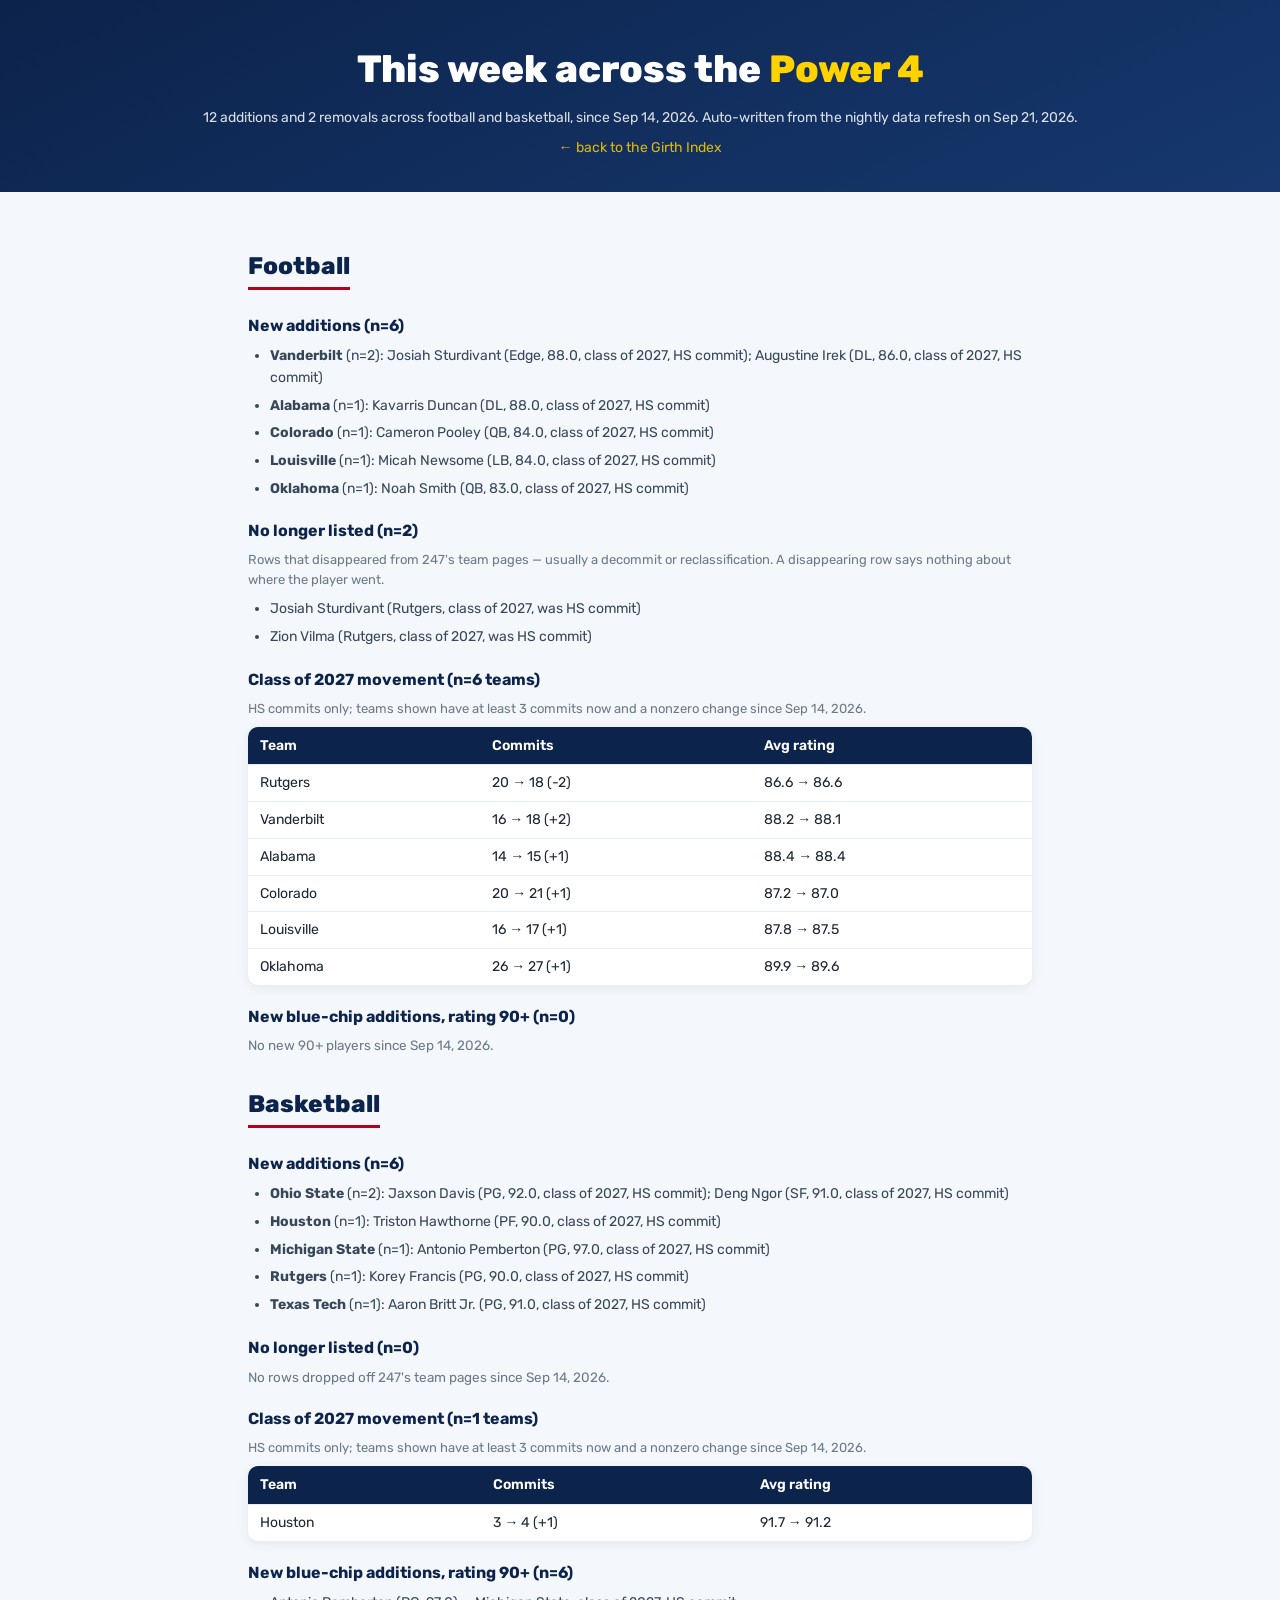
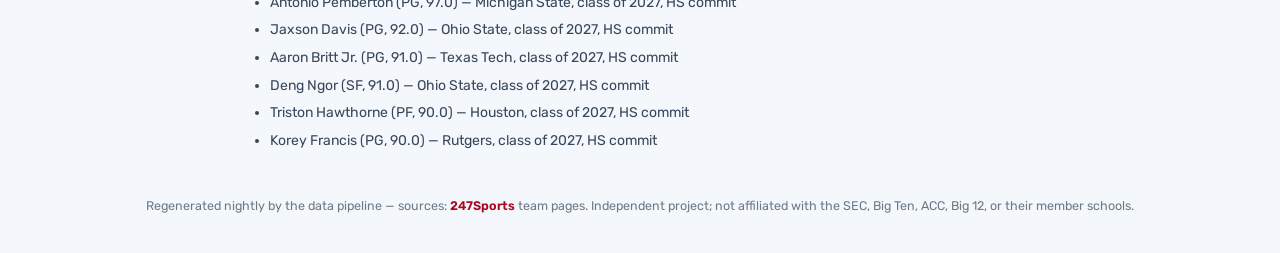
<file: docs/brief/index.html>
<!DOCTYPE html>
<html lang="en">
<head>
  <meta charset="utf-8">
  <meta name="viewport" content="width=device-width, initial-scale=1">
  <title>This week across the Power 4 &mdash; Girth Index brief</title>
  <meta name="description" content="What changed across all 67 Power-4 programs since Sep 14, 2026: new commits, portal additions, and class movement, auto-written from the nightly refresh.">
  <link rel="preconnect" href="https://fonts.googleapis.com">
  <link rel="preconnect" href="https://fonts.gstatic.com" crossorigin>
  <link href="https://fonts.googleapis.com/css2?family=Rubik:wght@400;600;800&display=swap" rel="stylesheet">
  <link rel="icon" href="../assets/ua.png">
  <style>
    :root {
      --navy: #0C234B; --navy2: #16386e; --cardinal: #AB0520;
      --gold: #FFD200; --ink: #1c2733; --muted: #6b7a89;
    }
    * { margin: 0; padding: 0; box-sizing: border-box; }
    body { font-family: 'Rubik', 'Helvetica Neue', sans-serif;
      color: var(--ink); background: #f4f7fb; line-height: 1.55; }
    .hero { background: linear-gradient(155deg, var(--navy) 0%,
      var(--navy2) 100%); color: white; padding: 40px 20px 34px 20px;
      text-align: center; }
    .hero h1 { font-size: clamp(24px, 5vw, 38px); font-weight: 800; }
    .hero h1 span { color: var(--gold); }
    .hero p.win { margin-top: 8px; font-size: 14px; opacity: 0.85; }
    .hero a { color: var(--gold); text-decoration: none; }
    main { max-width: 820px; margin: 0 auto; padding: 30px 18px 10px 18px; }
    h2 { color: var(--navy); font-size: 24px; font-weight: 800;
      margin: 26px 0 4px 0; border-bottom: 3px solid var(--cardinal);
      display: inline-block; padding-bottom: 2px; }
    h3 { color: var(--navy); font-size: 16px; margin: 20px 0 6px 0; }
    ul { margin: 6px 0 6px 22px; }
    li { font-size: 14px; margin-bottom: 6px; color: #37475a; }
    p.note { font-size: 13px; color: var(--muted); margin: 4px 0 8px 0; }
    p.empty { font-size: 13.5px; color: var(--muted); margin: 4px 0; }
    p.coverage { margin: 10px 0; padding: 10px 12px; border-left: 4px solid
      var(--gold); background: #fff8d9; color: #37475a; font-size: 13px; }
    table { border-collapse: collapse; margin: 8px 0; width: 100%;
      background: white; border-radius: 10px; overflow: hidden;
      box-shadow: 0 3px 12px rgba(12,35,75,0.07); font-size: 14px; }
    th { background: var(--navy); color: white; text-align: left;
      padding: 8px 12px; font-weight: 600; }
    td { padding: 7px 12px; border-top: 1px solid #e6ecf3; }
    footer { text-align: center; color: var(--muted); font-size: 12.5px;
      padding: 28px 16px 38px 16px; }
    footer a { color: var(--cardinal); font-weight: 600;
      text-decoration: none; }
  </style>
</head>
<body>
  <div class="hero">
    <h1>This week across the <span>Power 4</span></h1>
    <p class="win">12 additions and 2 removals across football and basketball, since Sep 14, 2026. Auto-written from the nightly data refresh on Sep 21, 2026.</p>
    <p class="win"><a href="../">&larr; back to the Girth Index</a></p>
  </div>
  <main>
<h2>Football</h2>
<h3>New additions (n=6)</h3>
<ul>
<li><strong>Vanderbilt</strong> (n=2): Josiah Sturdivant (Edge, 88.0, class of 2027, HS commit); Augustine Irek (DL, 86.0, class of 2027, HS commit)</li>
<li><strong>Alabama</strong> (n=1): Kavarris Duncan (DL, 88.0, class of 2027, HS commit)</li>
<li><strong>Colorado</strong> (n=1): Cameron Pooley (QB, 84.0, class of 2027, HS commit)</li>
<li><strong>Louisville</strong> (n=1): Micah Newsome (LB, 84.0, class of 2027, HS commit)</li>
<li><strong>Oklahoma</strong> (n=1): Noah Smith (QB, 83.0, class of 2027, HS commit)</li>
</ul>
<h3>No longer listed (n=2)</h3>
<p class='note'>Rows that disappeared from 247's team pages &mdash; usually a decommit or reclassification. A disappearing row says nothing about where the player went.</p>
<ul>
<li>Josiah Sturdivant (Rutgers, class of 2027, was HS commit)</li>
<li>Zion Vilma (Rutgers, class of 2027, was HS commit)</li>
</ul>
<h3>Class of 2027 movement (n=6 teams)</h3>
<p class='note'>HS commits only; teams shown have at least 3 commits now and a nonzero change since Sep 14, 2026.</p>
<table><tr><th>Team</th><th>Commits</th>
<th>Avg rating</th></tr>
<tr><td>Rutgers</td><td>20 &rarr; 18 (-2)</td><td>86.6 &rarr; 86.6</td></tr>
<tr><td>Vanderbilt</td><td>16 &rarr; 18 (+2)</td><td>88.2 &rarr; 88.1</td></tr>
<tr><td>Alabama</td><td>14 &rarr; 15 (+1)</td><td>88.4 &rarr; 88.4</td></tr>
<tr><td>Colorado</td><td>20 &rarr; 21 (+1)</td><td>87.2 &rarr; 87.0</td></tr>
<tr><td>Louisville</td><td>16 &rarr; 17 (+1)</td><td>87.8 &rarr; 87.5</td></tr>
<tr><td>Oklahoma</td><td>26 &rarr; 27 (+1)</td><td>89.9 &rarr; 89.6</td></tr>
</table>
<h3>New blue-chip additions, rating 90+ (n=0)</h3>
<p class='empty'>No new 90+ players since Sep 14, 2026.</p>
<h2>Basketball</h2>
<h3>New additions (n=6)</h3>
<ul>
<li><strong>Ohio State</strong> (n=2): Jaxson Davis (PG, 92.0, class of 2027, HS commit); Deng Ngor (SF, 91.0, class of 2027, HS commit)</li>
<li><strong>Houston</strong> (n=1): Triston Hawthorne (PF, 90.0, class of 2027, HS commit)</li>
<li><strong>Michigan State</strong> (n=1): Antonio Pemberton (PG, 97.0, class of 2027, HS commit)</li>
<li><strong>Rutgers</strong> (n=1): Korey Francis (PG, 90.0, class of 2027, HS commit)</li>
<li><strong>Texas Tech</strong> (n=1): Aaron Britt Jr. (PG, 91.0, class of 2027, HS commit)</li>
</ul>
<h3>No longer listed (n=0)</h3>
<p class='empty'>No rows dropped off 247's team pages since Sep 14, 2026.</p>
<h3>Class of 2027 movement (n=1 teams)</h3>
<p class='note'>HS commits only; teams shown have at least 3 commits now and a nonzero change since Sep 14, 2026.</p>
<table><tr><th>Team</th><th>Commits</th>
<th>Avg rating</th></tr>
<tr><td>Houston</td><td>3 &rarr; 4 (+1)</td><td>91.7 &rarr; 91.2</td></tr>
</table>
<h3>New blue-chip additions, rating 90+ (n=6)</h3>
<ul>
<li>Antonio Pemberton (PG, 97.0) &mdash; Michigan State, class of 2027, HS commit</li>
<li>Jaxson Davis (PG, 92.0) &mdash; Ohio State, class of 2027, HS commit</li>
<li>Aaron Britt Jr. (PG, 91.0) &mdash; Texas Tech, class of 2027, HS commit</li>
<li>Deng Ngor (SF, 91.0) &mdash; Ohio State, class of 2027, HS commit</li>
<li>Triston Hawthorne (PF, 90.0) &mdash; Houston, class of 2027, HS commit</li>
<li>Korey Francis (PG, 90.0) &mdash; Rutgers, class of 2027, HS commit</li>
</ul>
  </main>
  <footer>
    Regenerated nightly by the data pipeline &mdash; sources: <a href="https://247sports.com/">247Sports</a> team pages. Independent project; not affiliated with the SEC, Big Ten, ACC, Big 12, or their member schools.
  </footer>
</body>
</html>
</file>
